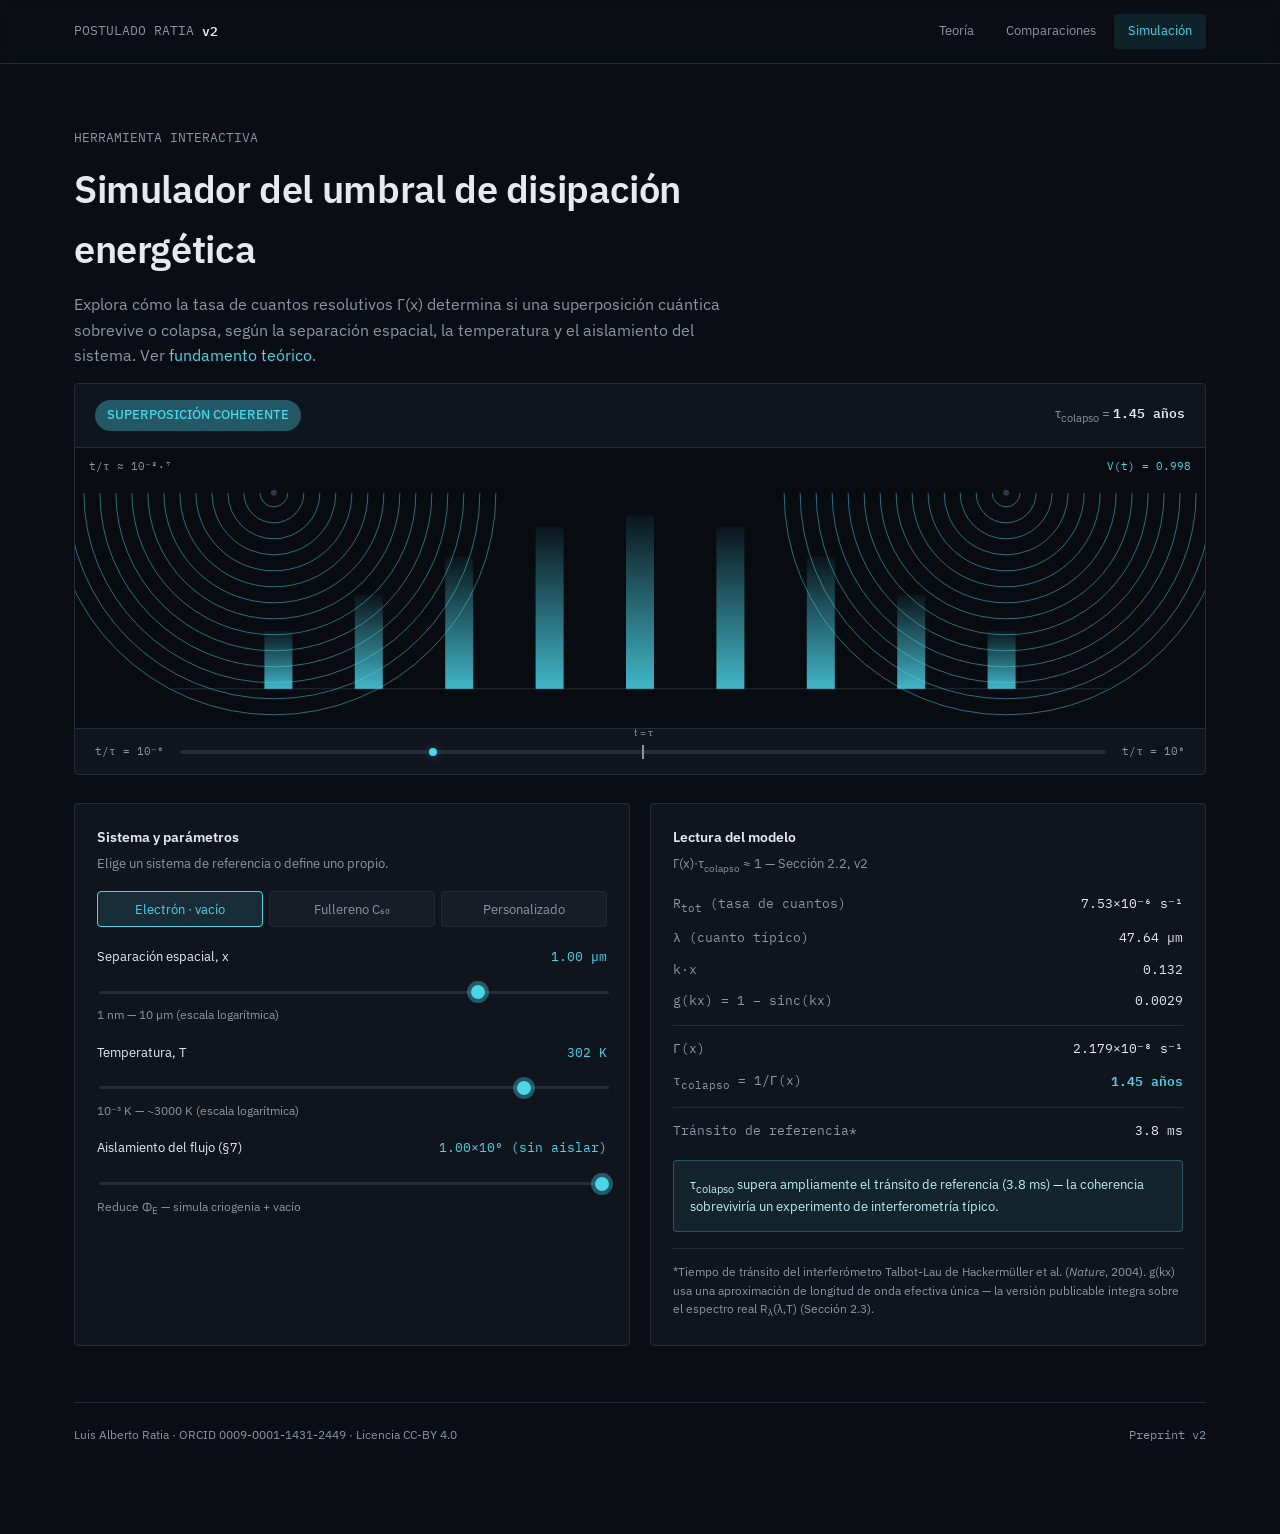
<file: simulacion.html>
<!DOCTYPE html>
<html lang="es">
<head>
<meta charset="UTF-8">
<meta name="viewport" content="width=device-width, initial-scale=1.0">
<title>Simulación — Postulado Ratia v2</title>
<link rel="stylesheet" href="styles.css">
<style>
/* ---- Estilos específicos del simulador (complementan styles.css) ---- */
.wrap{padding-top:32px;}

/* ---- Hero visualization ---- */
.stage{
  background:var(--bg-panel);
  border:1px solid var(--line);
  border-radius:4px;
  padding:0;
  margin-bottom:28px;
  overflow:hidden;
}
.stage-top{
  display:flex;
  justify-content:space-between;
  align-items:center;
  padding:16px 20px;
  border-bottom:1px solid var(--line);
  flex-wrap:wrap;
  gap:12px;
}
.state-label{
  font-size:13px;
  padding:5px 12px;
  border-radius:100px;
  font-weight:500;
  transition:all 0.4s ease;
  white-space:nowrap;
}
.state-label.coherent{background:var(--coherent-glow);color:var(--coherent);}
.state-label.classical{background:var(--classical-glow);color:var(--classical);}

.tau-readout{
  font-size:13px;
  color:var(--text-dim);
}
.tau-readout b{color:var(--text);font-weight:600;}

canvas{display:block;width:100%;height:280px;background:#080b10;}

.stage-bottom{
  padding:14px 20px;
  border-top:1px solid var(--line);
  display:flex;
  align-items:center;
  gap:16px;
  flex-wrap:wrap;
}
.timeline{
  flex:1;
  min-width:180px;
  height:4px;
  background:var(--line);
  border-radius:2px;
  position:relative;
  overflow:visible;
}
.timeline .marker{
  position:absolute;
  top:50%;
  left:50%;
  width:2px;
  height:14px;
  background:var(--text-dim);
  transform:translate(-50%,-50%);
}
.timeline .marker::after{
  content:'t = τ';
  position:absolute;
  top:-20px;
  left:50%;
  transform:translateX(-50%);
  font-size:10px;
  color:var(--text-dim);
  white-space:nowrap;
}
.timeline .progress{
  position:absolute;
  top:50%;
  width:8px;height:8px;
  border-radius:50%;
  background:var(--coherent);
  transform:translate(-50%,-50%);
  box-shadow:0 0 8px var(--coherent-glow);
  transition:background 0.3s ease;
}
.timeline-label{font-size:11px;color:var(--text-dim);white-space:nowrap;}

/* ---- Controls grid ---- */
.grid{
  display:grid;
  grid-template-columns:1fr 1fr;
  gap:20px;
}
@media (max-width:820px){.grid{grid-template-columns:1fr;}}

.panel{
  background:var(--bg-panel);
  border:1px solid var(--line);
  border-radius:4px;
  padding:22px 22px 24px;
}
.panel h2{
  font-size:14px;
  font-weight:600;
  margin:0 0 4px;
  color:var(--text);
}
.panel .sub{
  font-size:12.5px;
  color:var(--text-dim);
  margin:0 0 18px;
}

.presets{
  display:flex;
  gap:6px;
  margin-bottom:20px;
  flex-wrap:wrap;
}
.preset-btn{
  flex:1;
  min-width:100px;
  background:var(--bg-panel-raised);
  border:1px solid var(--line);
  color:var(--text-dim);
  padding:9px 10px;
  border-radius:4px;
  font-size:12.5px;
  cursor:pointer;
  font-family:inherit;
  transition:all 0.15s ease;
  text-align:center;
}
.preset-btn:hover{border-color:#3a4757;color:var(--text);}
.preset-btn.active{
  background:rgba(76,212,232,0.12);
  border-color:var(--coherent);
  color:var(--coherent);
}

.field{margin-bottom:18px;}
.field:last-child{margin-bottom:0;}
.field-head{
  display:flex;
  justify-content:space-between;
  align-items:baseline;
  margin-bottom:8px;
  gap:8px;
}
.field-head label{font-size:13px;color:var(--text);}
.field-head .val{font-size:13px;color:var(--coherent);white-space:nowrap;}

input[type=range]{
  width:100%;
  -webkit-appearance:none;
  height:3px;
  background:var(--line);
  border-radius:2px;
  outline:none;
}
input[type=range]::-webkit-slider-thumb{
  -webkit-appearance:none;
  width:14px;height:14px;
  border-radius:50%;
  background:var(--coherent);
  cursor:pointer;
  box-shadow:0 0 0 4px var(--coherent-glow);
}
input[type=range]::-moz-range-thumb{
  width:14px;height:14px;
  border:none;
  border-radius:50%;
  background:var(--coherent);
  cursor:pointer;
  box-shadow:0 0 0 4px var(--coherent-glow);
}

.hint{font-size:11.5px;color:var(--text-dim);margin-top:5px;}

/* ---- Readout table ---- */
.readout{
  display:grid;
  grid-template-columns:1fr auto;
  row-gap:11px;
  column-gap:16px;
  font-size:13px;
}
.readout .k{color:var(--text-dim);}
.readout .v{color:var(--text);text-align:right;}
.readout .v.hl{color:var(--coherent);font-weight:600;}
.readout hr{
  grid-column:1/-1;
  border:none;
  border-top:1px solid var(--line);
  margin:2px 0;
}
.verdict{
  margin-top:18px;
  padding:14px 16px;
  border-radius:4px;
  font-size:13px;
  line-height:1.55;
}
.verdict.coherent{background:rgba(76,212,232,0.08);border:1px solid rgba(76,212,232,0.3);color:#bfeef7;}
.verdict.classical{background:rgba(240,163,64,0.08);border:1px solid rgba(240,163,64,0.3);color:#f7ddb8;}

footer{
  margin-top:36px;
  padding-top:22px;
  border-top:1px solid var(--line);
  font-size:12px;
  color:var(--text-dim);
  display:flex;
  justify-content:space-between;
  flex-wrap:wrap;
  gap:10px;
}
footer a{color:var(--text-dim);}

.approx-note{
  font-size:11.5px;
  color:var(--text-dim);
  margin-top:16px;
  padding-top:14px;
  border-top:1px solid var(--line);
}
</style>
</head>
<body>

<nav class="topnav">
  <div class="inner">
    <div class="brand mono">POSTULADO RATIA <b>v2</b></div>
    <div class="links">
      <a href="index.html">Teoría</a>
      <a href="comparaciones.html">Comparaciones</a>
      <a href="simulacion.html" class="active">Simulación</a>
    </div>
  </div>
</nav>

<div class="wrap wide">

  <header class="page-head" style="padding-top:32px;padding-bottom:14px;">
    <div class="kicker mono">HERRAMIENTA INTERACTIVA</div>
    <h1>Simulador del umbral de disipación energética</h1>
    <p class="lede">Explora cómo la tasa de cuantos resolutivos Γ(x) determina si una superposición cuántica sobrevive o colapsa, según la separación espacial, la temperatura y el aislamiento del sistema. Ver <a href="index.html">fundamento teórico</a>.</p>
  </header>

  <div class="stage">
    <div class="stage-top">
      <div class="state-label coherent" id="stateLabel">SUPERPOSICIÓN COHERENTE</div>
      <div class="tau-readout">τ<sub>colapso</sub> = <b class="mono" id="tauTop">—</b></div>
    </div>
    <canvas id="canvas"></canvas>
    <div class="stage-bottom">
      <span class="timeline-label mono">t/τ = 10⁻⁶</span>
      <div class="timeline">
        <div class="marker"></div>
        <div class="progress" id="progressDot"></div>
      </div>
      <span class="timeline-label mono">t/τ = 10⁶</span>
    </div>
  </div>

  <div class="grid">

    <div class="panel">
      <h2>Sistema y parámetros</h2>
      <p class="sub">Elige un sistema de referencia o define uno propio.</p>

      <div class="presets">
        <button class="preset-btn active" data-preset="electron">Electrón · vacío</button>
        <button class="preset-btn" data-preset="fullereno">Fullereno C₆₀</button>
        <button class="preset-btn" data-preset="custom">Personalizado</button>
      </div>

      <div class="field">
        <div class="field-head">
          <label for="xSlider">Separación espacial, x</label>
          <span class="val mono" id="xVal">1.0 µm</span>
        </div>
        <input type="range" id="xSlider" min="-9" max="-5" step="0.02" value="-6">
        <div class="hint">1 nm — 10 µm (escala logarítmica)</div>
      </div>

      <div class="field" id="tField">
        <div class="field-head">
          <label for="tSlider">Temperatura, T</label>
          <span class="val mono" id="tVal">300 K</span>
        </div>
        <input type="range" id="tSlider" min="-3" max="3.5" step="0.02" value="2.48">
        <div class="hint">10⁻³ K — ~3000 K (escala logarítmica)</div>
      </div>

      <div class="field" id="isoField">
        <div class="field-head">
          <label for="isoSlider">Aislamiento del flujo (§7)</label>
          <span class="val mono" id="isoVal">1×10⁰ (sin aislar)</span>
        </div>
        <input type="range" id="isoSlider" min="-12" max="0" step="0.1" value="0">
        <div class="hint">Reduce Φ<sub>E</sub> — simula criogenia + vacío</div>
      </div>

      <div class="field" id="rField" style="display:none;">
        <div class="field-head">
          <label for="rSlider">Tasa total, R<sub>tot</sub></label>
          <span class="val mono" id="rVal">100 s⁻¹</span>
        </div>
        <input type="range" id="rSlider" min="-6" max="10" step="0.05" value="2">
      </div>

      <div class="field" id="lField" style="display:none;">
        <div class="field-head">
          <label for="lSlider">λ del cuanto típico</label>
          <span class="val mono" id="lVal">1.88 µm</span>
        </div>
        <input type="range" id="lSlider" min="-8" max="-4" step="0.02" value="-5.73">
      </div>
    </div>

    <div class="panel">
      <h2>Lectura del modelo</h2>
      <p class="sub">Γ(x)·τ<sub>colapso</sub> ≈ 1 — Sección 2.2, v2</p>

      <div class="readout mono">
        <div class="k">R<sub>tot</sub> (tasa de cuantos)</div><div class="v" id="oR">—</div>
        <div class="k">λ (cuanto típico)</div><div class="v" id="oL">—</div>
        <div class="k">k·x</div><div class="v" id="oKx">—</div>
        <div class="k">g(kx) = 1 − sinc(kx)</div><div class="v" id="oG">—</div>
        <hr>
        <div class="k">Γ(x)</div><div class="v" id="oGamma">—</div>
        <div class="k">τ<sub>colapso</sub> = 1/Γ(x)</div><div class="v hl" id="oTau">—</div>
        <hr>
        <div class="k">Tránsito de referencia*</div><div class="v" id="oRef">3.8 ms</div>
      </div>

      <div class="verdict coherent" id="verdict">—</div>

      <div class="approx-note">*Tiempo de tránsito del interferómetro Talbot-Lau de Hackermüller et al. (<i>Nature</i>, 2004). g(kx) usa una aproximación de longitud de onda efectiva única — la versión publicable integra sobre el espectro real R<sub>λ</sub>(λ,T) (Sección 2.3).</div>
    </div>

  </div>

  <footer class="page-foot">
    <span>Luis Alberto Ratia · ORCID <a href="https://orcid.org/0009-0001-1431-2449" target="_blank">0009-0001-1431-2449</a> · Licencia CC-BY 4.0</span>
    <span class="mono">Preprint v2</span>
  </footer>

</div>

<script>
// ---------- Constants ----------
const hbar = 1.054571817e-34;
const h = 6.62607015e-34;
const c = 2.99792458e8;
const kB = 1.380649e-23;
const eV = 1.602176634e-19;
const sigmaSB = 5.670374419e-8;
const sigmaThomson = 6.6524587321e-29;

// Fullerene calibration (Section 4, v2): R_tot(1400K)=100/s with Egap=0.66eV
const FULL_EGAP = 0.66 * eV;
const FULL_R0 = 100 / Math.exp(-FULL_EGAP / (kB * 1400));
const FULL_LAMBDA = 1.88e-6; // m, fixed effective photon wavelength

let preset = 'electron';

const xSlider = document.getElementById('xSlider');
const tSlider = document.getElementById('tSlider');
const isoSlider = document.getElementById('isoSlider');
const rSlider = document.getElementById('rSlider');
const lSlider = document.getElementById('lSlider');

const tField = document.getElementById('tField');
const isoField = document.getElementById('isoField');
const rField = document.getElementById('rField');
const lField = document.getElementById('lField');

document.querySelectorAll('.preset-btn').forEach(btn=>{
  btn.addEventListener('click', ()=>{
    document.querySelectorAll('.preset-btn').forEach(b=>b.classList.remove('active'));
    btn.classList.add('active');
    preset = btn.dataset.preset;
    tField.style.display = (preset==='custom') ? 'none' : '';
    isoField.style.display = (preset==='custom') ? 'none' : '';
    rField.style.display = (preset==='custom') ? '' : 'none';
    lField.style.display = (preset==='custom') ? '' : 'none';
    if(preset==='fullereno'){ tSlider.min=2; tSlider.max=3.7; tSlider.value=3.146; } // 500K–5000K, default 1400K
    if(preset==='electron'){ tSlider.min=-3; tSlider.max=3.5; tSlider.value=2.48; }
    compute();
  });
});

function fmtSci(val, unit, digits=2){
  if(!isFinite(val)) return '∞';
  if(val===0) return '0 '+unit;
  const exp = Math.floor(Math.log10(Math.abs(val)));
  const mant = val/Math.pow(10,exp);
  return mant.toFixed(digits)+'×10'+toSup(exp)+' '+unit;
}
function toSup(n){
  const map={'-':'⁻','0':'⁰','1':'¹','2':'²','3':'³','4':'⁴','5':'⁵','6':'⁶','7':'⁷','8':'⁸','9':'⁹'};
  return String(n).split('').map(ch=>map[ch]||ch).join('');
}
function fmtLen(m){
  if(m>=1e-3) return (m*1e3).toFixed(2)+' mm';
  if(m>=1e-6) return (m*1e6).toFixed(2)+' µm';
  if(m>=1e-9) return (m*1e9).toFixed(2)+' nm';
  return fmtSci(m,'m');
}
function fmtTime(s){
  if(!isFinite(s)) return '∞ (coherencia preservada)';
  const YEAR=3.15576e7, AGE_UNIVERSE=4.35e17;
  if(s > AGE_UNIVERSE*1e3) return '≈ '+fmtSci(s/AGE_UNIVERSE,'× edad del universo',1);
  if(s > AGE_UNIVERSE/10) return '≈ '+ (s/AGE_UNIVERSE).toFixed(2)+'× edad del universo';
  if(s >= YEAR) return (s/YEAR).toFixed(2)+' años';
  if(s >= 86400) return (s/86400).toFixed(2)+' días';
  if(s >= 3600) return (s/3600).toFixed(2)+' h';
  if(s >= 60) return (s/60).toFixed(2)+' min';
  if(s >= 1) return s.toFixed(3)+' s';
  if(s >= 1e-3) return (s*1e3).toFixed(2)+' ms';
  if(s >= 1e-6) return (s*1e6).toFixed(2)+' µs';
  if(s >= 1e-9) return (s*1e9).toFixed(2)+' ns';
  return fmtSci(s,'s');
}

function sinc(z){ return z===0 ? 1 : Math.sin(z)/z; }

let state = { Rtot:0, lambda:1, kx:0, g:0, Gamma:0, tau:Infinity };

function compute(){
  const x = Math.pow(10, parseFloat(xSlider.value));
  document.getElementById('xVal').textContent = fmtLen(x);

  let Rtot, lambda;

  if(preset==='electron'){
    const T = Math.pow(10, parseFloat(tSlider.value));
    const iso = Math.pow(10, parseFloat(isoSlider.value));
    document.getElementById('tVal').textContent = T<1 ? fmtSci(T,'K') : T.toFixed(T<10?2:0)+' K';
    document.getElementById('isoVal').textContent = fmtSci(iso,'') + (iso>=0.99?' (sin aislar)':'');
    const PhiSB = sigmaSB*Math.pow(T,4)*iso;
    lambda = h*c/(kB*T); // thermal wavelength
    const photonE = kB*T;
    const Ngamma = PhiSB/photonE;
    Rtot = sigmaThomson*Ngamma;
  } else if(preset==='fullereno'){
    const T = Math.pow(10, parseFloat(tSlider.value));
    const iso = Math.pow(10, parseFloat(isoSlider.value));
    document.getElementById('tVal').textContent = T.toFixed(0)+' K';
    document.getElementById('isoVal').textContent = fmtSci(iso,'') + (iso>=0.99?' (sin aislar)':'');
    Rtot = FULL_R0*Math.exp(-FULL_EGAP/(kB*T))*iso;
    lambda = FULL_LAMBDA;
  } else {
    Rtot = Math.pow(10, parseFloat(rSlider.value));
    lambda = Math.pow(10, parseFloat(lSlider.value));
    document.getElementById('rVal').textContent = fmtSci(Rtot,'s⁻¹',2);
    document.getElementById('lVal').textContent = fmtLen(lambda);
  }

  const k = 2*Math.PI/lambda;
  const kx = k*x;
  const g = Math.max(0, Math.min(1, 1 - sinc(kx)));
  const Gamma = Rtot*g;
  const tau = Gamma>0 ? 1/Gamma : Infinity;

  state = {Rtot, lambda, kx, g, Gamma, tau};

  document.getElementById('oR').textContent = fmtSci(Rtot,'s⁻¹',2);
  document.getElementById('oL').textContent = fmtLen(lambda);
  document.getElementById('oKx').textContent = kx.toFixed(3);
  document.getElementById('oG').textContent = g.toFixed(4);
  document.getElementById('oGamma').textContent = fmtSci(Gamma,'s⁻¹',3);
  document.getElementById('oTau').textContent = fmtTime(tau);
  document.getElementById('tauTop').textContent = fmtTime(tau);

  const refTransit = 3.8e-3;
  const verdict = document.getElementById('verdict');
  const stateLabel = document.getElementById('stateLabel');
  if(tau > refTransit*10){
    verdict.className='verdict coherent';
    verdict.innerHTML = 'τ<sub>colapso</sub> supera ampliamente el tránsito de referencia (3.8 ms) — la coherencia sobreviviría un experimento de interferometría típico.';
    stateLabel.className='state-label coherent'; stateLabel.textContent='SUPERPOSICIÓN COHERENTE';
  } else if(tau < refTransit/10){
    verdict.className='verdict classical';
    verdict.innerHTML = 'τ<sub>colapso</sub> es muy inferior al tránsito de referencia — el sistema se comporta clásicamente antes de completar el experimento.';
    stateLabel.className='state-label classical'; stateLabel.textContent='COLAPSO CLÁSICO';
  } else {
    verdict.className='verdict classical';
    verdict.innerHTML = 'τ<sub>colapso</sub> es comparable al tránsito de referencia — régimen límite, donde la visibilidad de interferencia empieza a degradarse (consistente con los datos de Hackermüller et al. entre 1400–2000 K).';
    stateLabel.className='state-label classical'; stateLabel.textContent='RÉGIMEN LÍMITE';
  }
}

[xSlider,tSlider,isoSlider,rSlider,lSlider].forEach(el=>el.addEventListener('input', compute));

// ---------- Canvas animation ----------
const canvas = document.getElementById('canvas');
const ctx = canvas.getContext('2d');
function resize(){
  canvas.width = canvas.clientWidth*devicePixelRatio;
  canvas.height = canvas.clientHeight*devicePixelRatio;
}
window.addEventListener('resize', resize);
resize();

let animStart = performance.now();
const ANIM_DURATION = 7000; // ms for one full sweep, log(t/tau) -6..+6

function draw(now){
  const w = canvas.width, hgt = canvas.height;
  ctx.clearRect(0,0,w,hgt);

  let elapsed = (now - animStart) % ANIM_DURATION;
  const frac = elapsed/ANIM_DURATION; // 0..1
  const logRatio = (frac-0.5)*12; // -6..6
  const V = Math.exp(-Math.pow(10,logRatio)); // fringe visibility, 1 at logRatio<<0, 0 at logRatio>>0

  // progress dot on timeline
  const dot = document.getElementById('progressDot');
  dot.style.left = (frac*100)+'%';
  dot.style.background = V>0.5 ? 'var(--coherent)' : 'var(--classical)';

  const cx = w/2, cy = hgt*0.55;
  const spread = w*0.36;
  const nFringes = 9;
  const fringeSpacing = (spread*2)/(nFringes*2);

  // background two "sources"
  ctx.save();
  ctx.globalAlpha = 0.5;
  [-1,1].forEach(sgn=>{
    ctx.beginPath();
    ctx.arc(cx+sgn*spread*0.9, hgt*0.16, 3*devicePixelRatio, 0, Math.PI*2);
    ctx.fillStyle = '#5a6b80';
    ctx.fill();
  });
  ctx.restore();

  // interference / particle pattern on "screen"
  const screenY = hgt*0.86;
  ctx.strokeStyle = '#232d3a';
  ctx.lineWidth = 1*devicePixelRatio;
  ctx.beginPath(); ctx.moveTo(cx-spread*1.15, screenY); ctx.lineTo(cx+spread*1.15, screenY); ctx.stroke();

  for(let i=-nFringes;i<=nFringes;i++){
    const x = cx + i*fringeSpacing;
    const envelope = Math.exp(-Math.pow(i/(nFringes*0.85),2));
    const coherentAmp = envelope * Math.pow(Math.cos(i*Math.PI/2),2);
    // interpolate between coherent fringe pattern and classical double-blob pattern
    const classicalAmp = envelope*0.55;
    const amp = V*coherentAmp + (1-V)*classicalAmp;
    if(amp<0.02) continue;
    const barH = amp*hgt*0.62;
    const grad = ctx.createLinearGradient(0,screenY,0,screenY-barH);
    const col = V>0.5 ? '76,212,232' : '240,163,64';
    grad.addColorStop(0, 'rgba('+col+',0.85)');
    grad.addColorStop(1, 'rgba('+col+',0.05)');
    ctx.fillStyle = grad;
    const bw = fringeSpacing*0.62;
    ctx.fillRect(x-bw/2, screenY-barH, bw, barH);
  }

  // wavefronts (only visible when coherent)
  if(V>0.03){
    ctx.save();
    ctx.globalAlpha = V*0.5;
    ctx.strokeStyle = '#4cd4e8';
    ctx.lineWidth = 1*devicePixelRatio;
    for(let r=14;r<hgt*0.85;r+=16*devicePixelRatio){
      [-1,1].forEach(sgn=>{
        ctx.beginPath();
        ctx.arc(cx+sgn*spread*0.9, hgt*0.16, r, 0, Math.PI, false);
        ctx.stroke();
      });
    }
    ctx.restore();
  }

  // label
  ctx.font = (11*devicePixelRatio)+'px "IBM Plex Mono", monospace';
  ctx.fillStyle = '#8a96a6';
  ctx.textAlign='left';
  ctx.fillText('t/τ ≈ 10'+toSupCtx(logRatio.toFixed(1)), 14*devicePixelRatio, 22*devicePixelRatio);
  ctx.textAlign='right';
  ctx.fillStyle = V>0.5 ? '#4cd4e8' : '#f0a340';
  ctx.fillText('V(t) = '+V.toFixed(3), w-14*devicePixelRatio, 22*devicePixelRatio);

  requestAnimationFrame(draw);
}
function toSupCtx(s){
  const map={'-':'⁻','.':'·','0':'⁰','1':'¹','2':'²','3':'³','4':'⁴','5':'⁵','6':'⁶','7':'⁷','8':'⁸','9':'⁹'};
  return s.split('').map(ch=>map[ch]||ch).join('');
}

requestAnimationFrame(draw);
compute();
</script>
</body>
</html>
</file>
<file: styles.css>
@import url('https://fonts.googleapis.com/css2?family=IBM+Plex+Sans:wght@400;500;600;700&family=IBM+Plex+Mono:wght@400;500;600&display=swap');

:root{
  --bg: #0a0e14;
  --bg-panel: #10151d;
  --bg-panel-raised: #161d27;
  --line: #232d3a;
  --text: #e6eaf0;
  --text-dim: #8a96a6;
  --coherent: #4cd4e8;
  --coherent-glow: rgba(76,212,232,0.35);
  --classical: #f0a340;
  --classical-glow: rgba(240,163,64,0.35);
  --danger: #e8654c;
}
*{box-sizing:border-box;}
html,body{margin:0;padding:0;}
body{
  background:var(--bg);
  color:var(--text);
  font-family:'IBM Plex Sans',system-ui,sans-serif;
  line-height:1.6;
  -webkit-font-smoothing:antialiased;
}
.mono{font-family:'IBM Plex Mono',monospace;}
a{color:var(--coherent);text-decoration:none;}
a:hover{text-decoration:underline;}

.wrap{max-width:920px;margin:0 auto;padding:0 24px 90px;}
.wrap.wide{max-width:1180px;}

/* ---- Top nav ---- */
nav.topnav{
  border-bottom:1px solid var(--line);
  background:rgba(10,14,20,0.9);
  backdrop-filter:blur(6px);
  position:sticky;top:0;z-index:50;
}
nav.topnav .inner{
  max-width:1180px;margin:0 auto;
  padding:14px 24px;
  display:flex;align-items:center;justify-content:space-between;
  flex-wrap:wrap;gap:10px;
}
nav.topnav .brand{
  font-size:13px;color:var(--text-dim);
  display:flex;align-items:center;gap:8px;
}
nav.topnav .brand b{color:var(--text);font-weight:600;}
nav.topnav .links{display:flex;gap:4px;}
nav.topnav .links a{
  font-size:13px;color:var(--text-dim);
  padding:7px 14px;border-radius:4px;
  transition:all .15s ease;
}
nav.topnav .links a:hover{color:var(--text);text-decoration:none;background:var(--bg-panel-raised);}
nav.topnav .links a.active{color:var(--coherent);background:rgba(76,212,232,0.1);}

/* ---- Header / hero ---- */
header.page-head{padding:48px 0 30px;}
header.page-head .kicker{color:var(--text-dim);font-size:13px;margin-bottom:10px;}
header.page-head h1{
  font-size:clamp(26px,4vw,38px);
  font-weight:600;margin:0 0 12px;letter-spacing:-0.01em;
  max-width:760px;
}
header.page-head p.lede{color:var(--text-dim);font-size:16px;max-width:660px;margin:0;}

/* ---- Version note / callout boxes ---- */
.callout{
  background:var(--bg-panel);
  border:1px solid var(--line);
  border-left:3px solid var(--coherent);
  border-radius:4px;
  padding:18px 20px;
  margin:24px 0;
  font-size:14.5px;
  color:var(--text-dim);
}
.callout.warn{border-left-color:var(--classical);}
.callout strong{color:var(--text);}

/* ---- Article typography ---- */
article{font-size:15.5px;}
article h2{
  font-size:22px;font-weight:600;
  margin:44px 0 16px;
  padding-top:20px;
  border-top:1px solid var(--line);
  letter-spacing:-0.005em;
}
article h2:first-of-type{border-top:none;padding-top:0;margin-top:32px;}
article h3{font-size:17px;font-weight:600;margin:28px 0 12px;color:var(--text);}
article p{color:#c7cfda;margin:0 0 16px;}
article strong{color:var(--text);}
article ul,article ol{color:#c7cfda;padding-left:22px;}
article li{margin-bottom:6px;}
article .eq{
  background:var(--bg-panel);
  border:1px solid var(--line);
  border-radius:4px;
  padding:18px 20px;
  margin:18px 0;
  overflow-x:auto;
  text-align:center;
}
article .eq.boxed{border-color:var(--coherent);border-width:1.5px;}

table{
  width:100%;border-collapse:collapse;
  margin:20px 0;font-size:13.5px;
  background:var(--bg-panel);
  border:1px solid var(--line);border-radius:4px;overflow:hidden;
}
thead th{
  background:var(--bg-panel-raised);
  color:var(--text);font-weight:600;
  text-align:left;padding:10px 12px;
  border-bottom:1px solid var(--line);
  font-size:12.5px;
}
tbody td{
  padding:10px 12px;
  border-bottom:1px solid var(--line);
  color:#c7cfda;vertical-align:top;
}
tbody tr:last-child td{border-bottom:none;}
tbody tr:hover{background:rgba(255,255,255,0.02);}

.tag{
  display:inline-block;
  font-size:11px;padding:3px 9px;border-radius:100px;
  font-family:'IBM Plex Mono',monospace;
  margin-left:8px;
}
.tag.done{background:rgba(76,212,232,0.12);color:var(--coherent);}
.tag.falsified{background:rgba(232,101,76,0.12);color:var(--danger);}
.tag.pending{background:rgba(240,163,64,0.12);color:var(--classical);}

footer.page-foot{
  margin-top:56px;padding-top:22px;
  border-top:1px solid var(--line);
  font-size:12px;color:var(--text-dim);
  display:flex;justify-content:space-between;flex-wrap:wrap;gap:10px;
}

.toc{
  background:var(--bg-panel);
  border:1px solid var(--line);
  border-radius:4px;
  padding:16px 20px;
  margin:28px 0;
  font-size:13.5px;
}
.toc .toc-title{color:var(--text-dim);font-size:11px;margin-bottom:10px;}
.toc ol{margin:0;padding-left:18px;columns:2;column-gap:24px;}
.toc li{margin-bottom:6px;}
@media(max-width:600px){.toc ol{columns:1;}}
</file>
